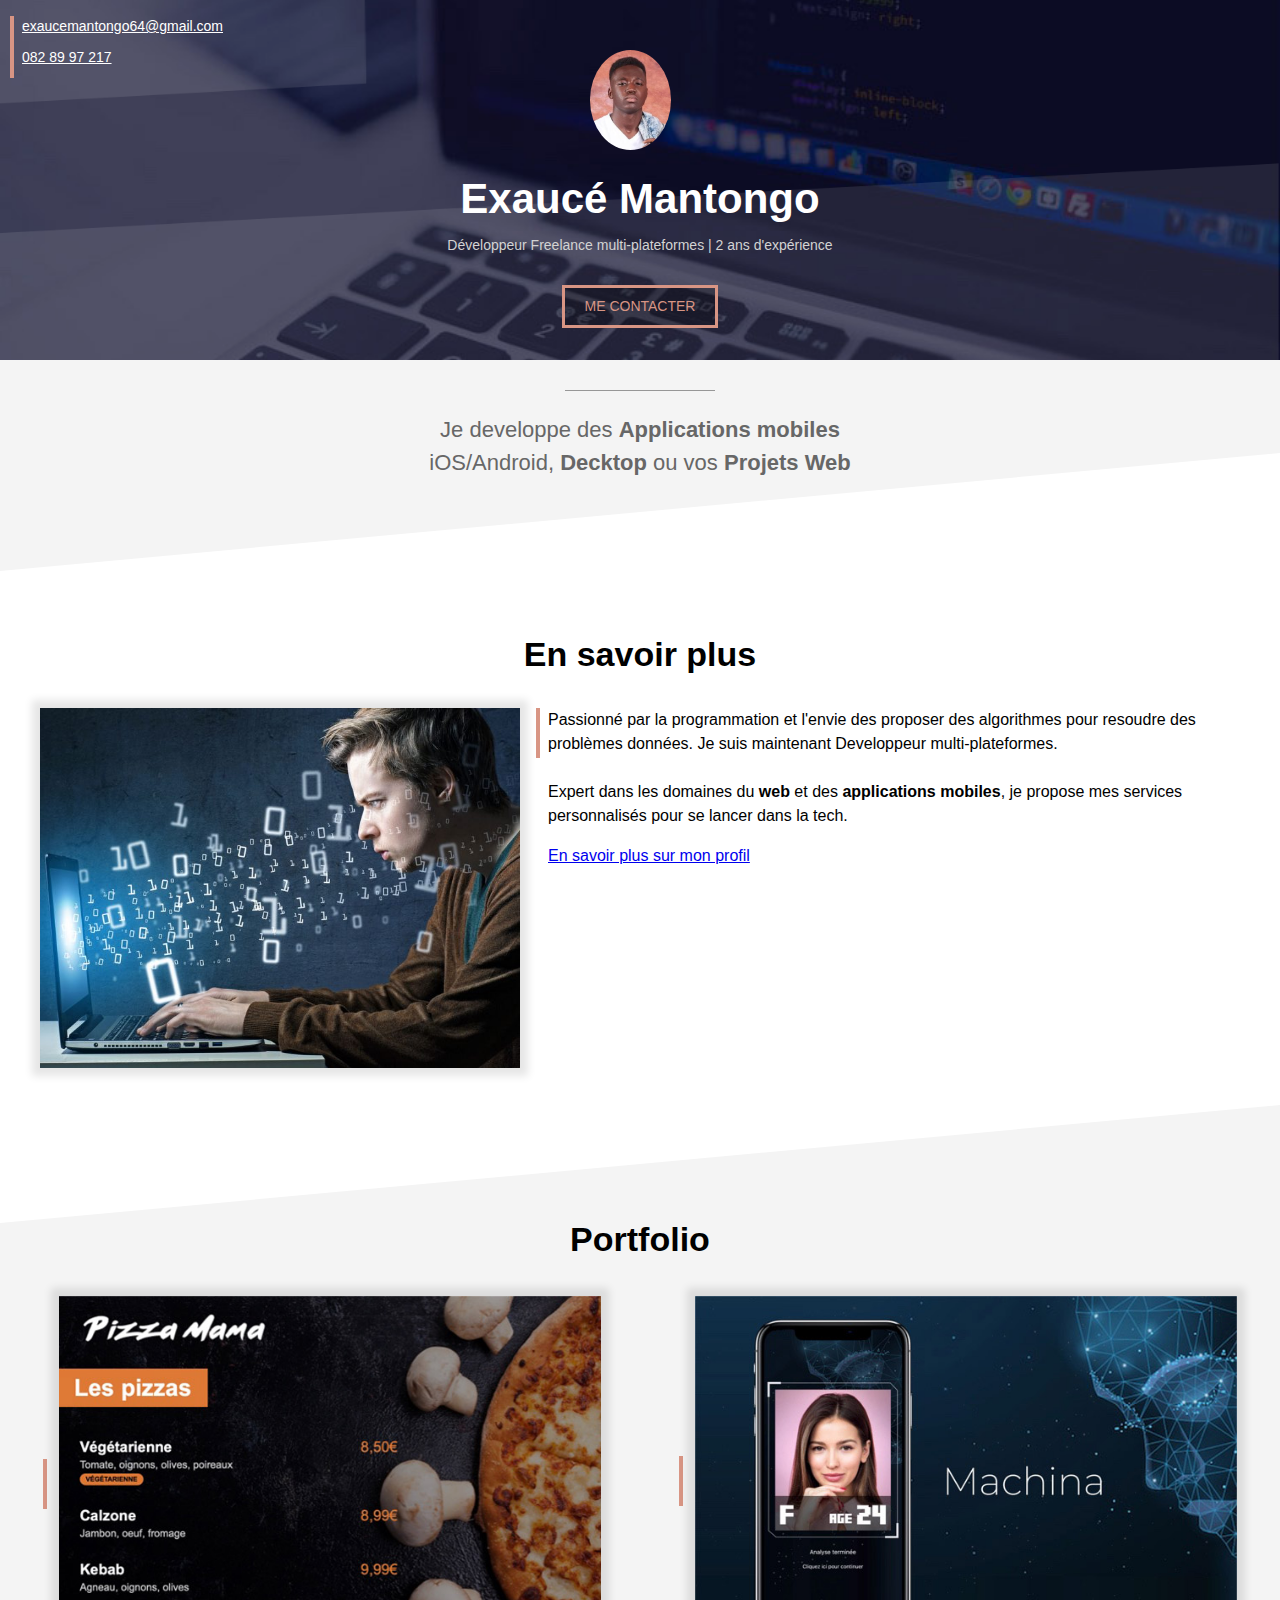
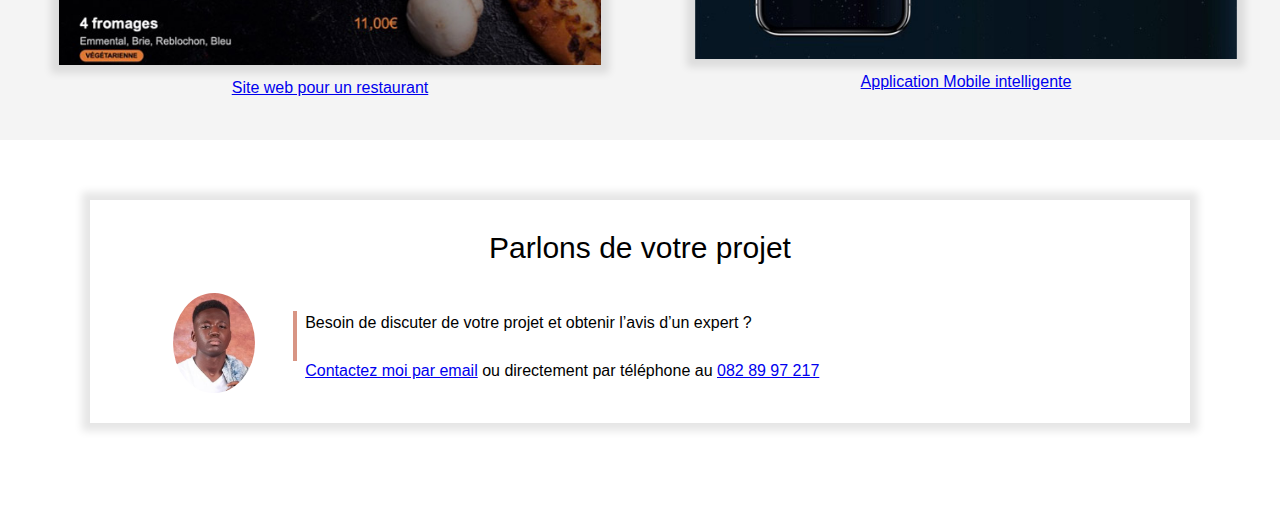
<file: index.html>
<!DOCTYPE html>
<html lang="fr">
<head>
    <meta charset="UTF-8">
    <meta name="viewport" content="width=device-width, initial-scale=1.0">
    <title>Exauce Mantongo</title>
    <link rel="stylesheet" href="style.css">
</head>
<body>

    <!--COUVERTURE-->
    <div class="cover"> <!--La classe pour notre bacground du cover avec le profil et autres-->
        <img class="cover-profil" src="profile1.JPG" alt="">
        <h1>Exaucé Mantongo</h1>
        <p>Développeur Freelance multi-plateformes | 2 ans d'expérience</p>

        <div style="text-align: center;">
            <a class="contact-button" href="mailto:exaucemantongo64@gmail.com">ME CONTACTER</a>
        </div>

        <div class="cover-contact">
            <p><a href="mailto:exaucemantongo64@gmail.com">exaucemantongo64@gmail.com</a></p> <!--mailto pour envoyer l'email a une adresse specifique-->
            <p><a href="tel:+243828997217">082 89 97 217</a></p>
        </div>

    </div>

    <!--SECTION GRISE 1(PREMIER TRIANGLE)-->
    <div class="section section-grise1">
        <div class="separateur">
        </div>
        <p>Je developpe des <b>Applications mobiles</b> iOS/Android, <b>Decktop</b> ou vos <b>Projets Web</b></p>
        
    </div>

    <!--SECTION BLANCHE EN DESSOUS DU PREMIER TRANGLE (En savoir plus)-->
    <div class="section">
        <h2>En savoir plus</h2>
        <img src="profil2.jpg" alt="" class="col40" style="box-shadow: 0px 0px 8px 8px rgba(0, 0, 0, 0.1);"> <!--col40 car l'image ne va occuper que 40% et les textes 60% (col60)-->

        <div class="col60 float-right" style="padding-left: 16px;">
            <div class="texte-avec-ligne-verticale">
                <p >Passionné par la programmation et l'envie des proposer des algorithmes pour resoudre des problèmes données. Je suis maintenant Developpeur multi-plateformes. <br><br>Expert dans les domaines du <b>web</b> et des <b>applications mobiles</b>, je propose mes services personnalisés pour se lancer dans la tech.</p>
                <a href="#" target="_blank">En savoir plus sur mon profil</a>
            </div>

        </div>
    </div>

    <!--SECTION GRISE 2-->
    <div class="section section-grise2">
        <h2>Portfolio</h2>
        <table class="col-portfolio-des-deux-tables" style="display: inline-block;">  <!--50% car c'est la premiere partie du portfolio et display : inline-block car par defaut, une table est en block,
             ça prend toute l'espace et pour laisser l'espace à l'autre, il doit etre en inline block-->
            <tr>
                <td><div class="barre-verticale"></div></td>
                <td style="width: 100%;"><a href="portfolio-site-resto.html"><img style="width: 100%;" src="project1small.jpg" alt="" class="img-shadow"></a></td>
            </tr>

            <tr>
                <td></td>
                <td  style="text-align: center;"><a href="portfolio-site-resto.html">Site web pour un restaurant</a></td>
            </tr>
        </table>

        <table  class="float-right col-portfolio-des-deux-tables">

            <tr>
                <td><div class="barre-verticale"></div></td>
                <td style="width: 100%;"><a href="portfolio-site-app-mobile.html"><img style="width: 100%;" src="project2small.jpg" alt="" class="img-shadow"></a></td>
            </tr>

            <tr>
                <td></td>
                <td  style="text-align: center;"><a href="portfolio-site-app-mobile.html">Application Mobile intelligente</a></td>
            </tr>

        </table>
    </div>

    <!--SECTION BLANCHE EN DESSOUS DU SECOND TRANGLE-->
    <div class="section">
        <iframe src="contact-frame.html" scrolling="no"></iframe>
    </div>
</body>
</html>
</file>
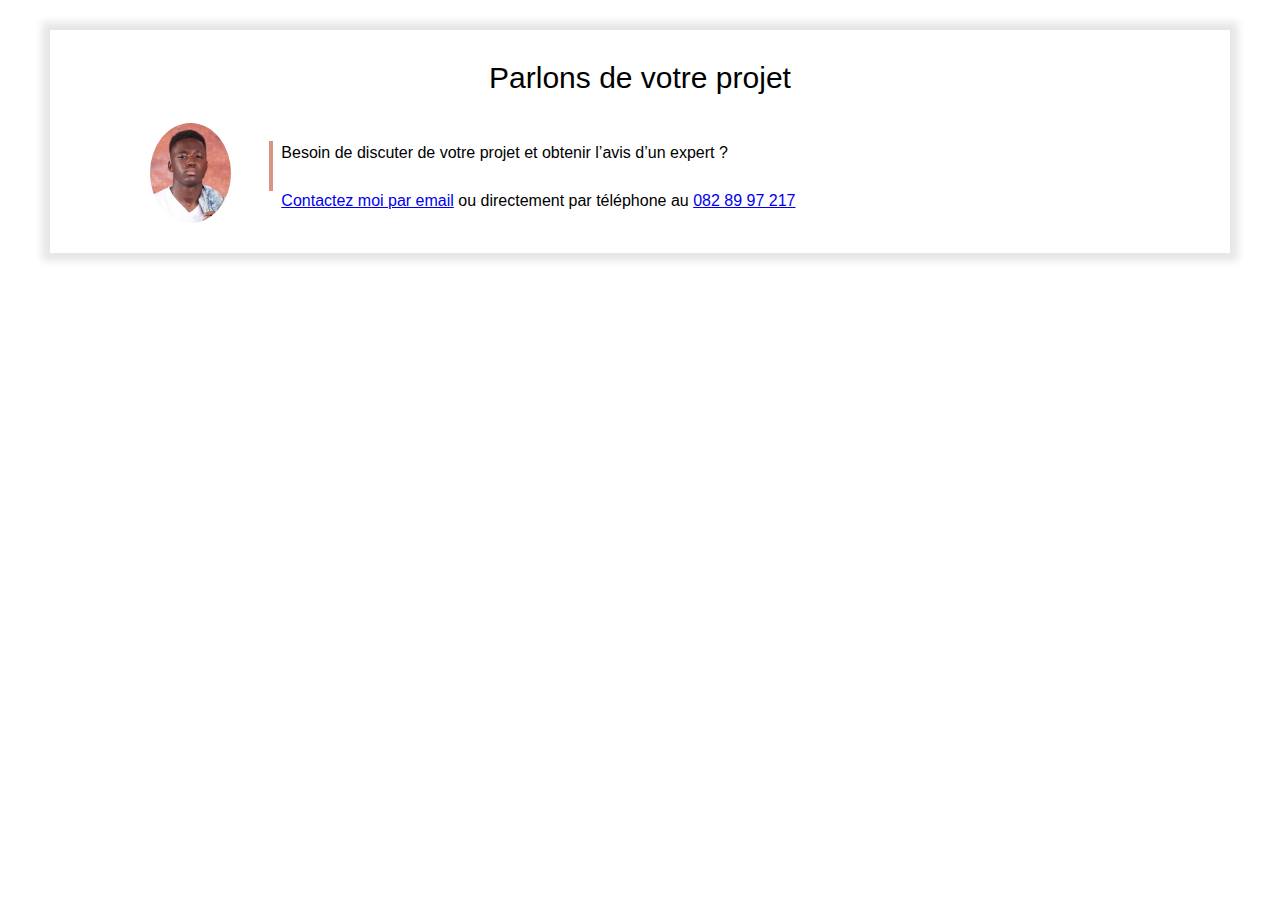
<file: contact-frame.html>
<!DOCTYPE html>
<html lang="fr">
<head>
    <meta charset="UTF-8">
    <meta name="viewport" content="width=device-width, initial-scale=1.0">
    <link rel="stylesheet" href="style.css">
</head>
<body>
    
    <div class="frame img-shadow">
        <p class="frame-title">Parlons de votre projet</p>
        <div class="important">

            <table style="width: 100%;">
                <tr>
                    <td valign="top" align="center"><img  class="cover-profil" src="profile1.JPG" alt="" style="margin-top: 0; margin-right: 100px;"></td>
                    <td>
                        <div class="texte-avec-ligne-verticale" >
                            <p>
                                Besoin de discuter de votre projet et obtenir l’avis d’un expert ? <br><br>

                                <a href="mailto:exaucemantongo64@gmail.com">Contactez moi par email</a> ou directement par téléphone au <a href="tel:+243828997217">082 89 97 217</a>
                            
                            </p>
                        </div>
                    </td>
                </tr>
            </table>
        </div>
    </div>

</body>
</html>
</file>
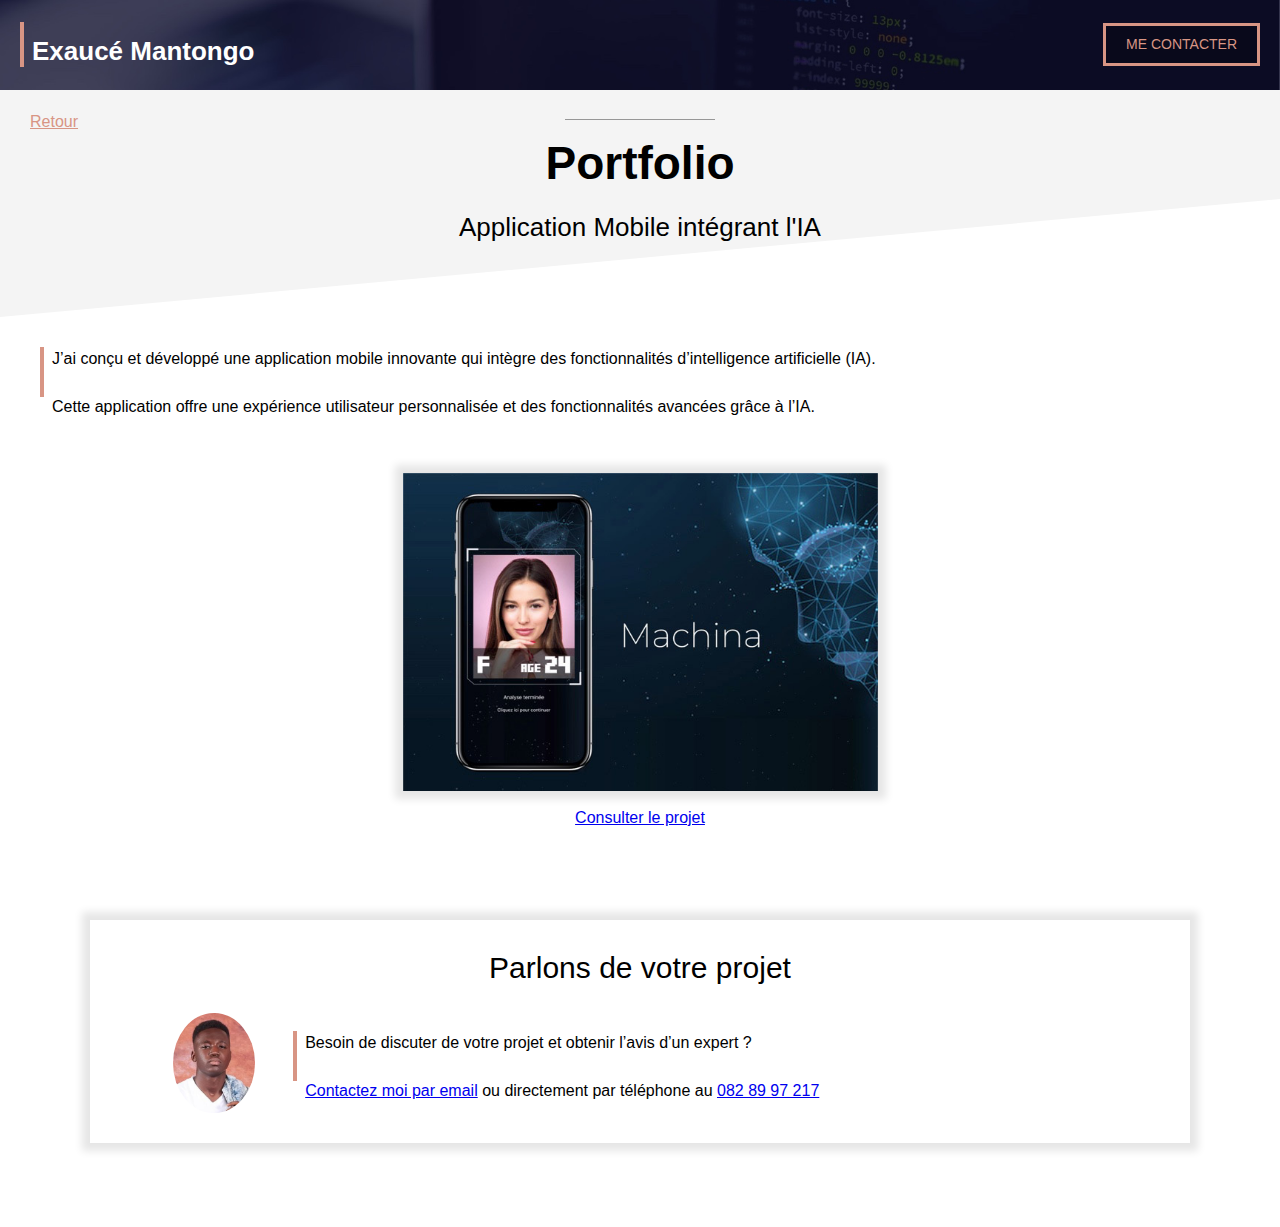
<file: portfolio-site-app-mobile.html>
<!DOCTYPE html>
<html lang="fr">
<head>
    <meta charset="UTF-8">
    <meta name="viewport" content="width=device-width, initial-scale=1.0">
    <title>Site web de restaurant</title>
</head>
<link rel="stylesheet" href="style.css">
<body>
    <!--HEADER-->
    <div class="portfolio-header">
        <div class="texte-avec-ligne-verticale" style="height: 45px;">
            <h1>Exaucé Mantongo</h1>
        </div>

        <a class="contact-button" href="mailto:exaucemantongo64@gmail.com" style="position: absolute; right: 20px; top: 8px;">ME CONTACTER</a>       
    </div>

    <!--SECTION GRISE TITRE-->
    <div class="section section-grise1" style="padding-top: 20px;">
        <a href="index.html" class="portfolio-lien-retour">Retour</a>
        <div class="separateur" style="margin-top: -15px;">   
        </div>
        <h1 class="portfolio">Portfolio</h1>
        <h2 class="portfolio">Application Mobile intégrant l'IA</h2>
    </div> 
    <!--SECTION CONTENU-->
    <div class="section">
        <div class="texte-avec-ligne-verticale">
            <p>
                J’ai conçu et développé une application mobile innovante qui intègre des fonctionnalités d’intelligence artificielle (IA). <br><br> 
                Cette application offre une expérience utilisateur personnalisée et des fonctionnalités avancées grâce à l’IA. <br><br>
        </div>        
            </p>
            <div style="text-align: center; margin-top: 30px;">
                <a href="#"><img class="portfolio" src="project2small.jpg" alt=""></a>
                <a href="#" style="display: block; margin-top: 8px;">Consulter le projet</a>
            </div>
            
        </div>
    </div>
    <!--FRAME-->

    <div class="section">
        <iframe src="contact-frame.html" scrolling="no"></iframe>
    </div>
</body>
</html>
</file>
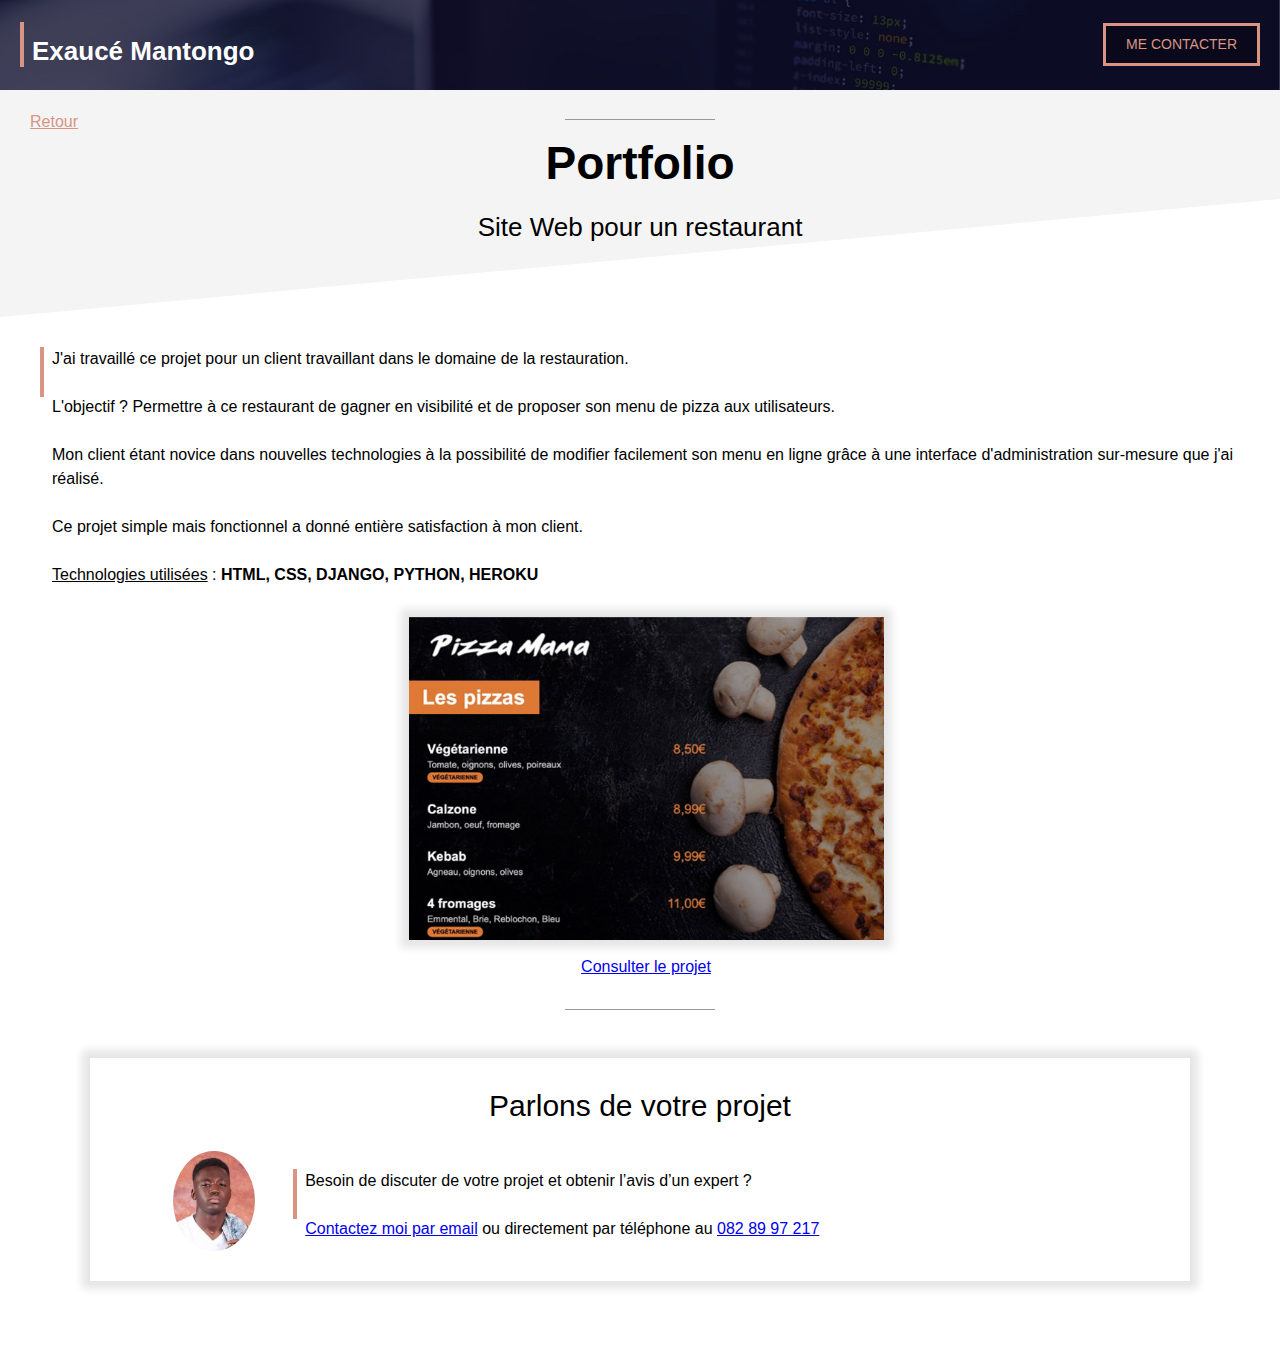
<file: portfolio-site-resto.html>
<!DOCTYPE html>
<html lang="fr">
<head>
    <meta charset="UTF-8">
    <meta name="viewport" content="width=device-width, initial-scale=1.0">
    <title>Site web de restaurant</title>
</head>
<link rel="stylesheet" href="style.css">
<body>
    <!--HEADER-->
    <div class="portfolio-header">
        <div class="texte-avec-ligne-verticale" style="height: 45px;">
            <h1>Exaucé Mantongo</h1>
        </div>

        <a class="contact-button contact-button-portfolio" href="mailto:exaucemantongo64@gmail.com">ME CONTACTER</a>       
    </div>

    <!--SECTION GRISE TITRE-->
    <div class="section section-grise1" style="padding-top: 20px;">
        <a href="index.html" class="portfolio-lien-retour">Retour</a>
        <div class="separateur" style="margin-top: -15px;">   
        </div>
        <h1 class="portfolio">Portfolio</h1>
        <h2 class="portfolio">Site Web pour un restaurant</h2>
    </div> 
    <!--SECTION CONTENU-->
    <div class="section">
        <div class="texte-avec-ligne-verticale">
            <p>J'ai travaillé ce projet pour un client travaillant dans le domaine de la restauration. <br><br>
                L'objectif ? Permettre à ce restaurant de gagner en visibilité et de proposer son menu de pizza aux utilisateurs. <br><br>
                Mon client étant novice dans nouvelles technologies à la possibilité de modifier facilement son menu en ligne grâce à une interface d'administration sur-mesure que j'ai réalisé. <br><br>
                Ce projet simple mais fonctionnel a donné entière satisfaction à mon client. <br><br>
                <u>Technologies utilisées</u> : <b>HTML, CSS, DJANGO, PYTHON, HEROKU </b> 
            </p>
            <div style="text-align: center; margin-top: 30px;">
                <a href="#"><img class="portfolio" src="project1small.jpg" alt=""></a>
                <a href="#" style="display: block; margin-top: 8px;">Consulter le projet</a>
            </div>
            
        </div>
    </div>
    <!--FRAME-->
    <div class="separateur" style="margin-bottom: -12px;">   
    </div>
    <div class="section">
        <iframe src="contact-frame.html" scrolling="no"></iframe>
    </div>
</body>
</html>
</file>
<file: style.css>
div.back{
    background-color: #060115;
}
*{
    box-sizing: border-box;
}

:root{  /*Nous permet de creer les variables et leur affecter une propriete precise*/
    --color1 : #D89584;  /* syntaxe est : --nomVariable : propriete*/
    --color2 : #F4F4F4;
}

body{
    margin: 0;/* On efface toutes les marges aux alentours du cover*/
    font-family: Arial;
    line-height: 1.5; /*L'interligne entre 2 lignes*/

}

iframe{
    width: 100%;
    border: none;
    height: 300px;
}

div.cover{
    background: url(cover_overlay.png) no-repeat center/100% 100%,url(cover.jpg) no-repeat center/cover; /*Mettre l'image derière notre cover et no-repeat pour que l'image ne se repete pas*/
    /*cover_overlay est mis au debut car il ne sera pas au fond reel du background*/
    /*cover c'est 100% en x et en y, mais on va perdre une partie de l'image et l'image ne sera pas deformee*/
    height: 360px; /*La hauteur du cover*/
    position: relative; /*Pour que les enfants puissent se positionner sans problème*/
}

img.cover-profil{
    height: 100px;
    left: 50%;
    position: relative;
    margin-left: -50px;
    margin-top: 50px;
    border-radius: 50%;
}

h1{
    color: white;
    text-align: center;
    font-size: 42px;
    margin-top: 10px;
    margin-bottom: 0px;
    
}

div.cover p{
    color:lightgray;
    text-align: center;
    margin-top: 5px;
    font-size: 14px;
}

div.cover-contact{
    position: absolute;
    top: 16px;
    left: 10px;
    border-left: 4px solid var(--color1); /*La bordure pour le contact*/
    padding-left: 8px;  /*L'espace de la bordure et les infos*/


}

div.cover-contact p{
    text-align: left;
    margin-top: 0px;
    margin-bottom: 10px;

}

div.cover-contact  p :first-child{  /*Nous permet de selectionner un element enfant*/
    margin-bottom: 14px;
}

div.cover-contact a{
    color: white;
    font-size: 14px;
    
}

a.contact-button{
    color: var(--color1);
    border: 3px solid var(--color1);
    padding: 8px 20px;
    text-decoration: none;  /*Enlever le soulignage du lien*/
    background-color: #00000040;
    display: inline-block; /*car le lien est en inline par defaut*/
    margin-top: 15px;
    transition: transform .5s; /*La transition va dueee 5 sec*/
    font-size: 14px;
}

a.contact-button:hover{ /*Pour savoir que va se passer si la souris passe sur l'element*/
    color: white;
    border: 3px solid white;
    transform: scale(1.1); /*effectuer la transition en agrandissant l'element selectionne*/
}

.section{  /*Pour la seconde section*/
    padding-left: 40px;
    padding-right: 40px;
    padding-top: 30px;
    padding-bottom: 30px;
    margin-top: 0px;
    overflow: auto;  /*Pour eviter le debordement des elelments de la section blanche 1*/
}


div.section-grise1{
    background: url(triangle2white.svg) no-repeat center bottom/100%;  /*Pour evaluer le premier traiangle en dessous de la couverture*/
    background-color: var(--color2);
    padding-bottom: 70px;
}

div.section-grise2{
    background: url(triangle1white.svg) no-repeat center top/100%;  /*Pour evaluer le second traiangle en dessous du premier*/
    background-color: var(--color2);
    padding-top: 80px;
}

h2{
    text-align: center;
    font-size: 34px;
}

div.separateur{
    border-bottom: 100px;
    height: 1px;
    width: 150px;
    background-color: #979797;
    margin-left: auto;
    margin-right: auto;
}

div.section-grise1 p{
    font-size: 22px;
    color: #676767;
    text-align: center;
    max-width: 450px;
    margin-left: auto;
    margin-right: auto;

}

.col40{
    width: 40%;
}

.col60{
    width: 60%;
}

.float-right{
    float: right;
   
}

div.texte-avec-ligne-verticale{
    border-left: 4px solid var(--color1);
    padding-left: 8px;
    height: 50px;
    display: inline-block;  /*Pour eviter les debordements*/
}

div.texte-avec-ligne-verticale p{
    margin-top: 0px;
}

div.barre-verticale{
    height: 50px;
    width: 4px;
    background-color: var(--color1);
    margin-right: 8px;
}

.col-portfolio-des-deux-tables{
    width: 47%;
}

.img-shadow{
    box-shadow: 0px 0px 8px 8px rgba(0, 0, 0, 0.1);
    
}

div.frame{
    margin: 30px 50px;
    padding: 20px 30px;
    background-color: white; /*Pour utiliser cette frame dans des couleurs de fond differents*/

}

.frame-title{
    font-size: 30px;
    margin-top: 5px;
    margin-bottom: 20px;
    text-align: center;
}

.important{
    margin-right: 200px;
}

/*PORTFOLIO*/

.portfolio-header{
    height: 90px;
    background: url(header.jpg) no-repeat center/cover;
    position: relative;
   
}

.portfolio-header div.texte-avec-ligne-verticale{
    margin-top: 22px;
    margin-bottom: 20px;
    margin-left: 20px;
    padding-left: 8px;
}

.portfolio-header h1{
    font-size: 26px;
    color: white;
    margin-bottom: 30px;

}

a.contact-button-portfolio{
    position: absolute;
    right: 20px;
    top: 8px;
}


h1.portfolio{
    font-size: 46px;
    color: black;
    line-height: 1;
    padding-top: 10px;
}

h2.portfolio{
    font-size: 26px;
    color: black;
    font-weight: normal; /*Permet d'enlever le gras*/
    margin-bottom: 0px;
}

a.portfolio-lien-retour{
    color: var(--color1);
    margin-left: -10px;
}

img.portfolio{
    width: 70%;
    max-width: 475px;
    box-shadow: 0px 0px 8px 8px rgba(0, 0, 0, 0.1);

}

/*RESPONSIVE DESIGN : MOBILE*/

@media only screen and (max-width: 768px){
    img.cover-profil{
        height: 90px;
        margin-top: 75px;
    }
    
    h1{
        font-size: 38px;
        margin-top: 6px;
        margin-bottom: 0px;
        
    }
    
    div.cover p{
        margin-top: 2px;
        font-size: 13px;
    }

    .section{  /*Pour la seconde section*/
        padding-left: 20px;
        padding-right: 20px;

    }
    
    
    div.section-grise1{
        padding-bottom: 40px;
    }

    h2{
        font-size: 30px;
    }

    .col40{
        width: 100%;
        padding-left: 0px;
    }
    
    .col60{
        width: 100%;
        margin-top: 20px;
        
    }

    .col-portfolio-des-deux-tables{
        width: 100%;
        margin-bottom: 20px;
    }

    div.frame{
        margin: 0px 0px;
        padding: 0px 0px;    
        box-shadow: none;

    }

    div.important div.texte-avec-ligne-verticale{
        width: 210px;
    }

    iframe{
        height: 250px;
    }


    /*PORTFOLIO MOBILE*/
    .portfolio-header h1{
        font-size: 19px;
        padding-top: 10px;
        padding-left: 4px;
    }


    a.contact-button{
        
        padding: 8px 15px;
        margin-top: 22px;
        font-size: 12px;
    }

    h1.portfolio{
        font-size: 40px;
    }
    
    h2.portfolio{
        font-size: 22px;
    }

    img.portfolio{
        width: 100%;
    
    }
    

}
</file>
